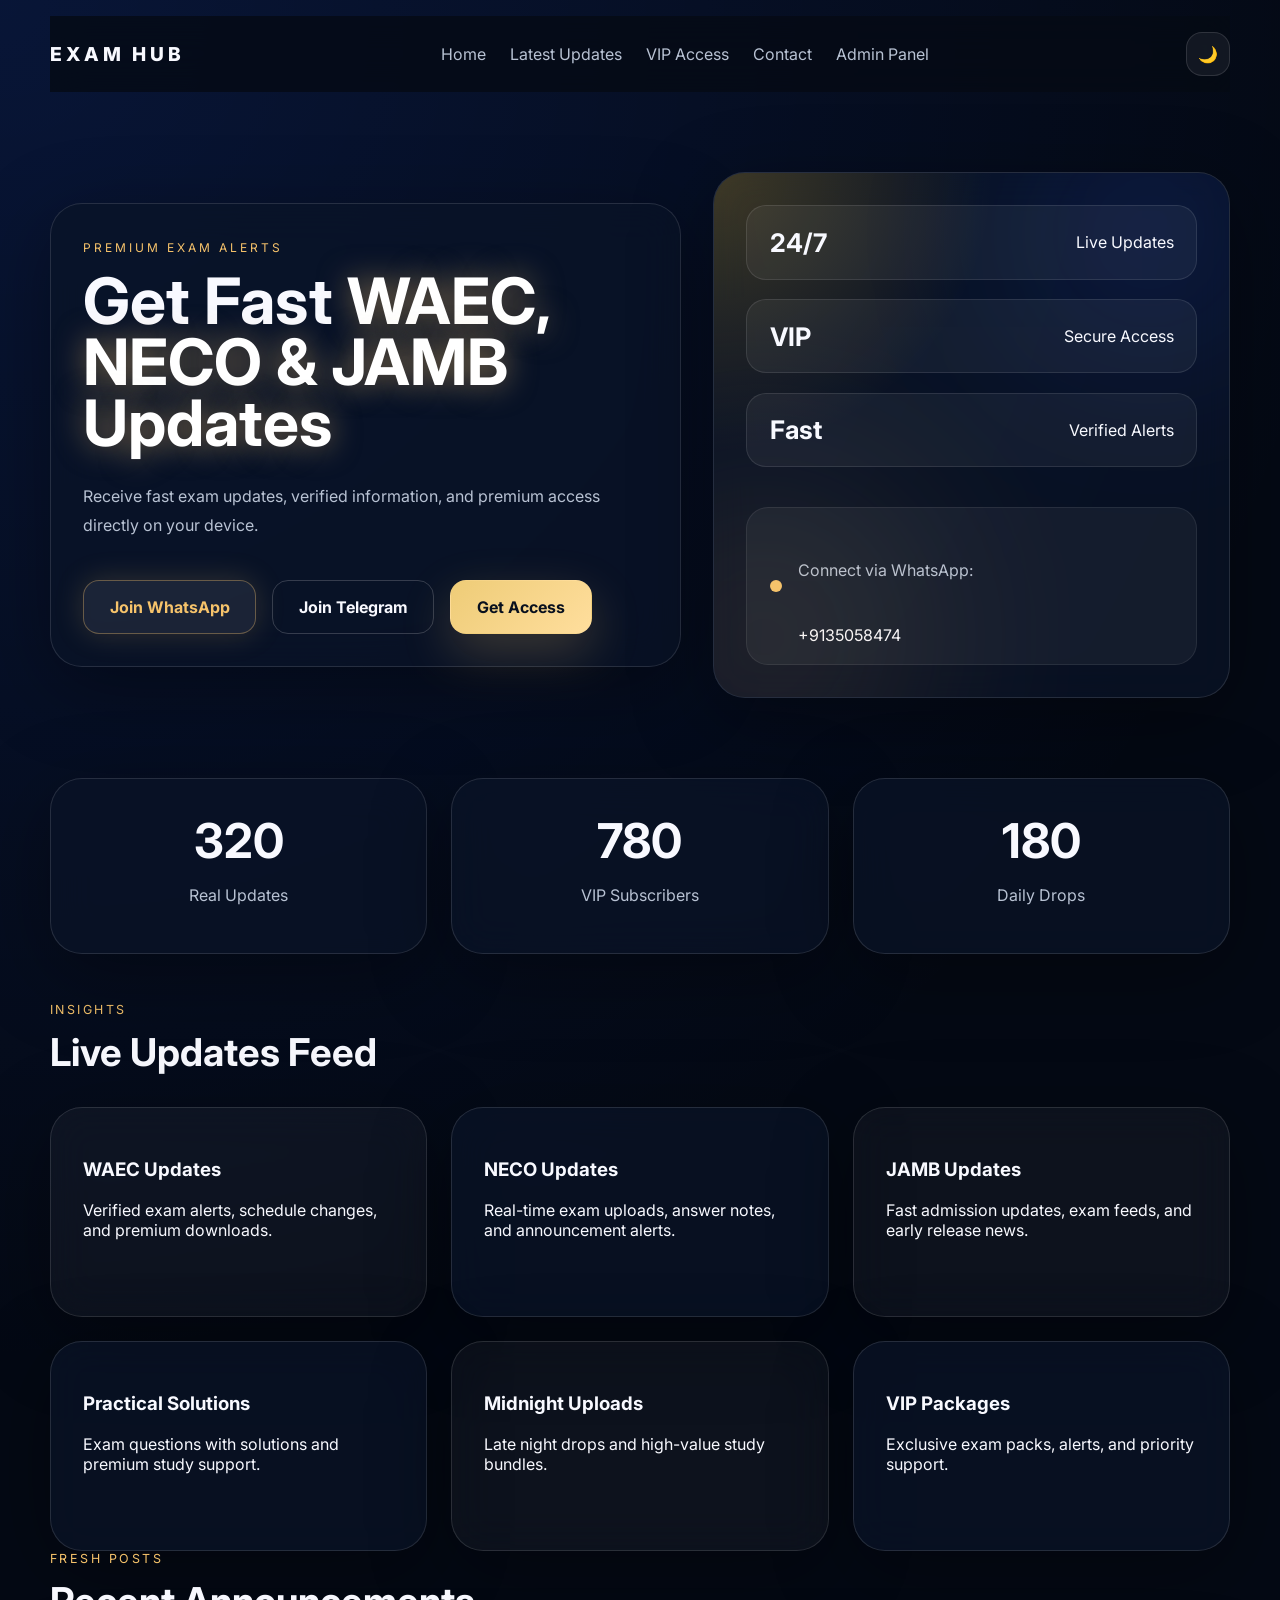
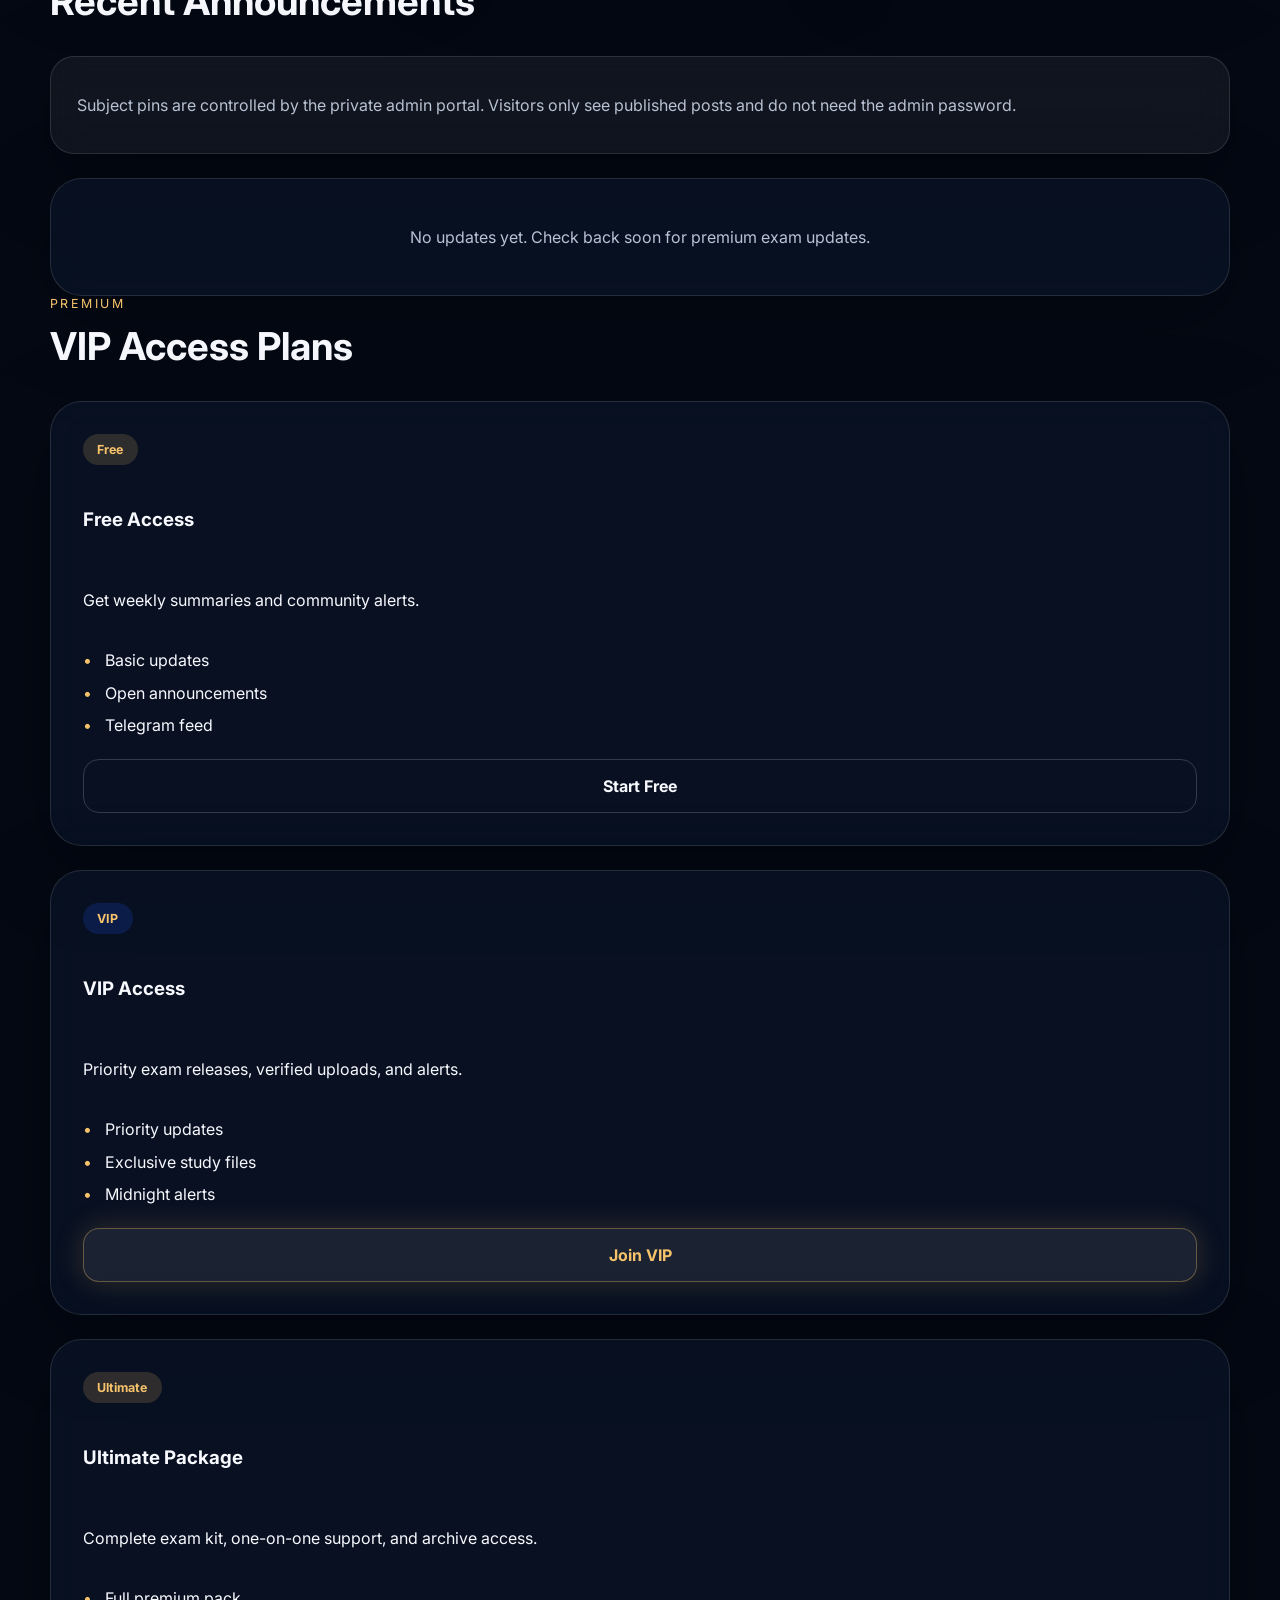
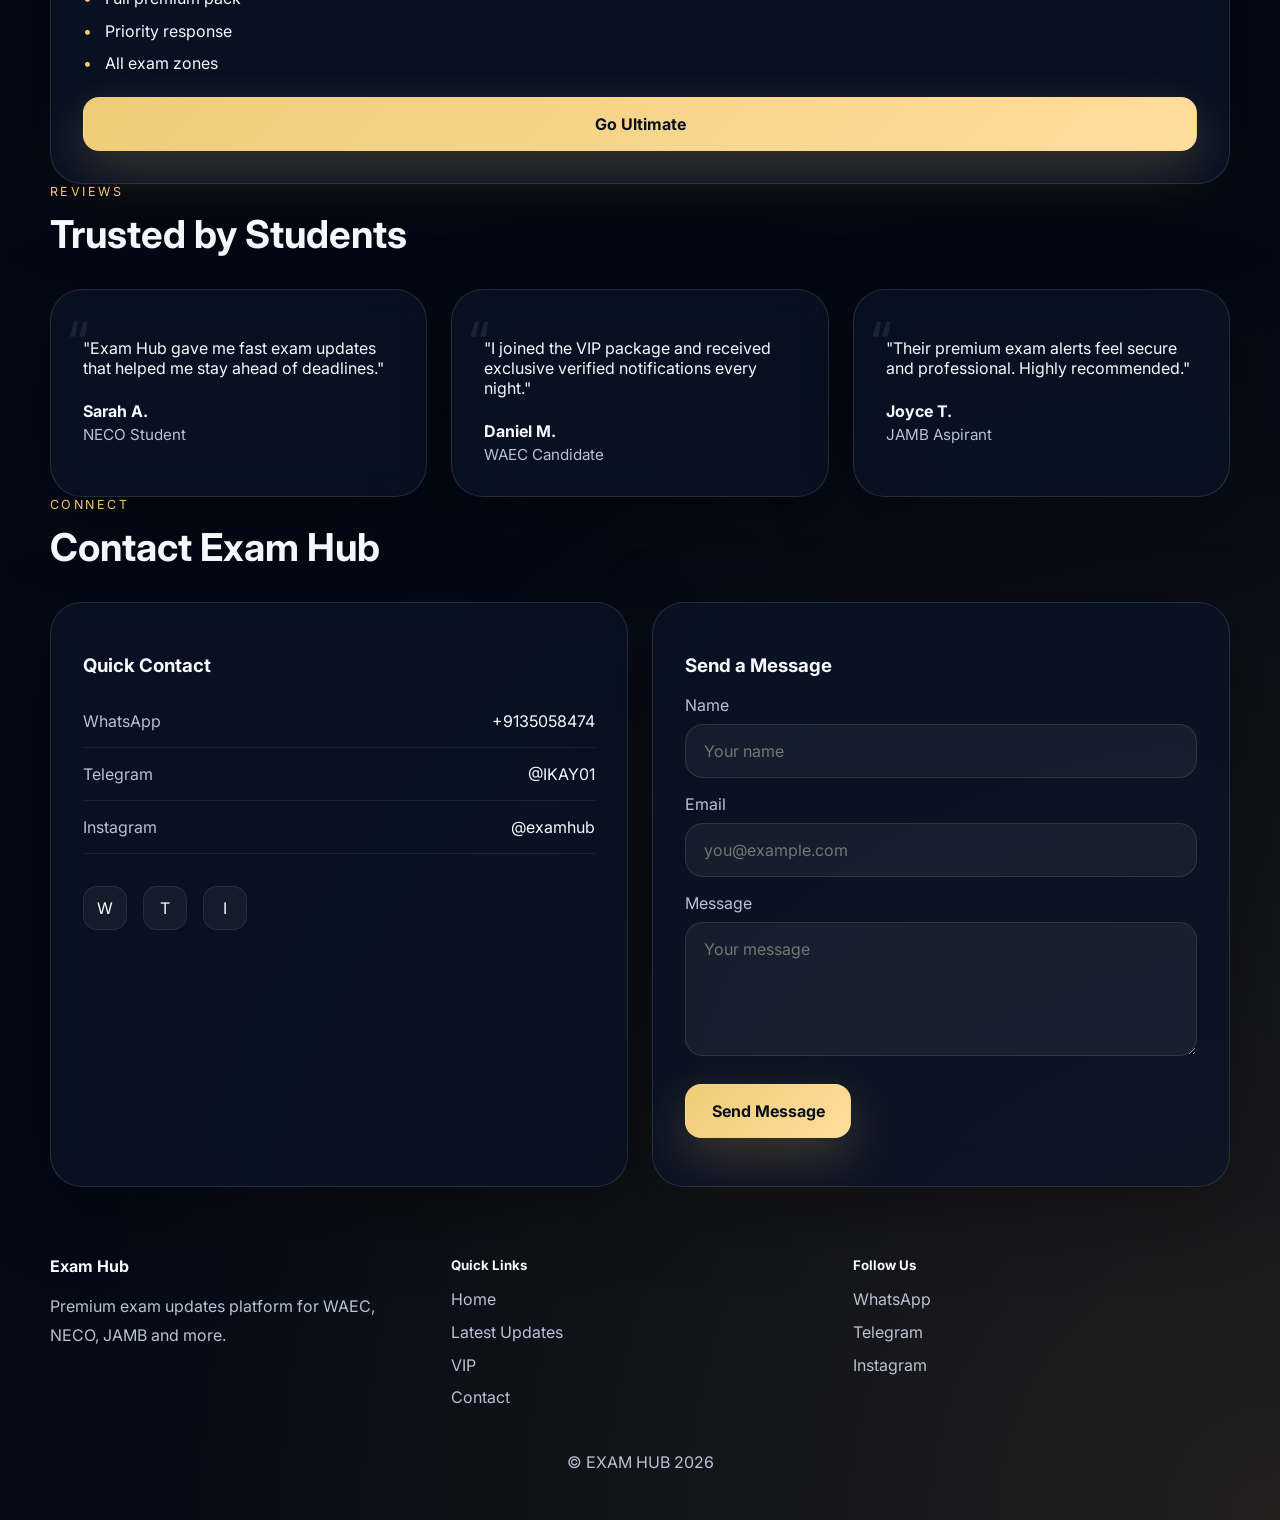
<file: index.html>
﻿<!DOCTYPE html>
<html lang="en">
<head>
  <meta charset="UTF-8" />
  <meta name="viewport" content="width=device-width, initial-scale=1.0" />
  <title>Exam Hub — Premium Exam Updates</title>
  <link rel="stylesheet" href="style.css" />
  <link rel="preconnect" href="https://fonts.googleapis.com">
  <link rel="preconnect" href="https://fonts.gstatic.com" crossorigin>
  <link href="https://fonts.googleapis.com/css2?family=Inter:wght@400;500;600;700;800&display=swap" rel="stylesheet">
</head>
<body>
  <div class="page-loader" id="pageLoader">
    <div class="loader-ring"></div>
    <p>Launching Exam Hub...</p>
  </div>

  <header class="hero-header">
    <nav class="navbar container" id="navbar">
      <a class="brand" href="#home">EXAM HUB</a>
      <div class="nav-links" id="navLinks">
        <a href="#home">Home</a>
        <a href="#updates">Latest Updates</a>
        <a href="#vip">VIP Access</a>
        <a href="#contact">Contact</a>
        <a href="admin.html" class="admin-link">Admin Panel</a>
      </div>
      <div class="nav-actions">
        <button class="mode-toggle" id="modeToggle" aria-label="Toggle theme">🌙</button>
        <button class="hamburger" id="hamburger" aria-label="Open menu">
          <span></span>
          <span></span>
          <span></span>
        </button>
      </div>
    </nav>

    <section class="hero container" id="home">
      <div class="hero-copy glass-card">
        <span class="eyebrow">Premium Exam Alerts</span>
        <h1>Get Fast <span class="glow-text"></span></h1>
        <p>Receive fast exam updates, verified information, and premium access directly on your device.</p>
        <div class="hero-buttons">
          <a class="btn btn-glow" href="https://wa.me/9135058474" target="_blank" rel="noreferrer">Join WhatsApp</a>
          <a class="btn btn-outline" href="https://t.me/IKAY01" target="_blank" rel="noreferrer">Join Telegram</a>
          <a class="btn btn-primary" href="#vip">Get Access</a>
        </div>
      </div>
      <div class="hero-panel glass-card hero-panel-right">
        <div class="hero-glow"></div>
        <div class="hero-stats">
          <div>
            <strong>24/7</strong>
            <span>Live Updates</span>
          </div>
          <div>
            <strong>VIP</strong>
            <span>Secure Access</span>
          </div>
          <div>
            <strong>Fast</strong>
            <span>Verified Alerts</span>
          </div>
        </div>
        <div class="hero-card-footer">
          <div class="indicator"></div>
          <div>
            <p>Connect via WhatsApp:</p>
            <a href="https://wa.me/9135058474" target="_blank" rel="noreferrer">+9135058474</a>
          </div>
        </div>
      </div>
    </section>
  </header>

  <main>
    <section class="stats-section container">
      <div class="counter-card glass-card reveal">
        <h3 id="counter1">0</h3>
        <p>Real Updates</p>
      </div>
      <div class="counter-card glass-card reveal">
        <h3 id="counter2">0</h3>
        <p>VIP Subscribers</p>
      </div>
      <div class="counter-card glass-card reveal">
        <h3 id="counter3">0</h3>
        <p>Daily Drops</p>
      </div>
    </section>

    <section class="live-updates container" id="updates">
      <div class="section-header reveal">
        <p>Insights</p>
        <h2>Live Updates Feed</h2>
      </div>
      <div class="updates-grid">
        <article class="update-card glass-card reveal">
          <h3>WAEC Updates</h3>
          <p>Verified exam alerts, schedule changes, and premium downloads.</p>
        </article>
        <article class="update-card glass-card reveal">
          <h3>NECO Updates</h3>
          <p>Real-time exam uploads, answer notes, and announcement alerts.</p>
        </article>
        <article class="update-card glass-card reveal">
          <h3>JAMB Updates</h3>
          <p>Fast admission updates, exam feeds, and early release news.</p>
        </article>
        <article class="update-card glass-card reveal">
          <h3>Practical Solutions</h3>
          <p>Exam questions with solutions and premium study support.</p>
        </article>
        <article class="update-card glass-card reveal">
          <h3>Midnight Uploads</h3>
          <p>Late night drops and high-value study bundles.</p>
        </article>
        <article class="update-card glass-card reveal">
          <h3>VIP Packages</h3>
          <p>Exclusive exam packs, alerts, and priority support.</p>
        </article>
      </div>
    </section>

    <section class="dynamic-posts container reveal">
      <div class="section-header">
        <p>Fresh Posts</p>
        <h2>Recent Announcements</h2>
      </div>
      <div class="pin-panel glass-card reveal">
        <p>Subject pins are controlled by the private admin portal. Visitors only see published posts and do not need the admin password.</p>
      </div>
      <div class="posts-grid" id="postGrid">
        <div class="empty-state glass-card">
          <p>No updates yet. Visit the <a href="admin.html">Admin Panel</a> to add posts.</p>
        </div>
      </div>
    </section>

    <section class="vip-section container" id="vip">
      <div class="section-header reveal">
        <p>Premium</p>
        <h2>VIP Access Plans</h2>
      </div>
      <div class="pricing-grid">
        <article class="price-card glass-card reveal">
          <span class="plan-tag">Free</span>
          <h3>Free Access</h3>
          <p>Get weekly summaries and community alerts.</p>
          <ul>
            <li>Basic updates</li>
            <li>Open announcements</li>
            <li>Telegram feed</li>
          </ul>
          <a class="btn btn-outline" href="#contact">Start Free</a>
        </article>
        <article class="price-card glass-card reveal">
          <span class="plan-tag plan-highlight">VIP</span>
          <h3>VIP Access</h3>
          <p>Priority exam releases, verified uploads, and alerts.</p>
          <ul>
            <li>Priority updates</li>
            <li>Exclusive study files</li>
            <li>Midnight alerts</li>
          </ul>
          <a class="btn btn-glow" href="https://wa.me/9135058474">Join VIP</a>
        </article>
        <article class="price-card glass-card reveal">
          <span class="plan-tag">Ultimate</span>
          <h3>Ultimate Package</h3>
          <p>Complete exam kit, one-on-one support, and archive access.</p>
          <ul>
            <li>Full premium pack</li>
            <li>Priority response</li>
            <li>All exam zones</li>
          </ul>
          <a class="btn btn-primary" href="#contact">Go Ultimate</a>
        </article>
      </div>
    </section>

    <section class="testimonials container reveal">
      <div class="section-header">
        <p>Reviews</p>
        <h2>Trusted by Students</h2>
      </div>
      <div class="testimonial-grid">
        <article class="testimonial-card glass-card">
          <p>"Exam Hub gave me fast exam updates that helped me stay ahead of deadlines."</p>
          <h4>Sarah A.</h4>
          <span>NECO Student</span>
        </article>
        <article class="testimonial-card glass-card">
          <p>"I joined the VIP package and received exclusive verified notifications every night."</p>
          <h4>Daniel M.</h4>
          <span>WAEC Candidate</span>
        </article>
        <article class="testimonial-card glass-card">
          <p>"Their premium exam alerts feel secure and professional. Highly recommended."</p>
          <h4>Joyce T.</h4>
          <span>JAMB Aspirant</span>
        </article>
      </div>
    </section>

    <section class="contact-section container" id="contact">
      <div class="section-header reveal">
        <p>Connect</p>
        <h2>Contact Exam Hub</h2>
      </div>
      <div class="contact-grid">
        <div class="contact-panel glass-card reveal">
          <h3>Quick Contact</h3>
          <div class="contact-item">
            <span>WhatsApp</span>
            <a href="https://wa.me/9135058474" target="_blank" rel="noreferrer">+9135058474</a>
          </div>
          <div class="contact-item">
            <span>Telegram</span>
            <a href="https://t.me/IKAY01" target="_blank" rel="noreferrer">@IKAY01</a>
          </div>
          <div class="contact-item">
            <span>Instagram</span>
            <a href="https://instagram.com" target="_blank" rel="noreferrer">@examhub</a>
          </div>
          <div class="social-icons">
            <a href="https://wa.me/9135058474" target="_blank" rel="noreferrer">W</a>
            <a href="https://t.me/IKAY01" target="_blank" rel="noreferrer">T</a>
            <a href="https://instagram.com" target="_blank" rel="noreferrer">I</a>
          </div>
        </div>
        <form class="contact-form glass-card reveal" id="contactForm">
          <h3>Send a Message</h3>
          <label for="name">Name</label>
          <input type="text" id="name" name="name" placeholder="Your name" required />
          <label for="email">Email</label>
          <input type="email" id="email" name="email" placeholder="you@example.com" required />
          <label for="message">Message</label>
          <textarea id="message" name="message" placeholder="Your message" rows="5" required></textarea>
          <button class="btn btn-primary" type="submit">Send Message</button>
          <p class="form-response" id="formResponse"></p>
        </form>
      </div>
    </section>
  </main>

  <footer class="footer container">
    <div class="footer-grid reveal">
      <div>
        <h4>Exam Hub</h4>
        <p>Premium exam updates platform for WAEC, NECO, JAMB and more.</p>
      </div>
      <div>
        <h5>Quick Links</h5>
        <a href="#home">Home</a>
        <a href="#updates">Latest Updates</a>
        <a href="#vip">VIP</a>
        <a href="#contact">Contact</a>
      </div>
      <div>
        <h5>Follow Us</h5>
        <a href="https://wa.me/9135058474" target="_blank" rel="noreferrer">WhatsApp</a>
        <a href="https://t.me/IKAY01" target="_blank" rel="noreferrer">Telegram</a>
        <a href="https://instagram.com" target="_blank" rel="noreferrer">Instagram</a>
      </div>
    </div>
    <p class="copyright">© EXAM HUB 2026</p>
  </footer>

  <script src="script.js"></script>
</body>
</html>
</file>
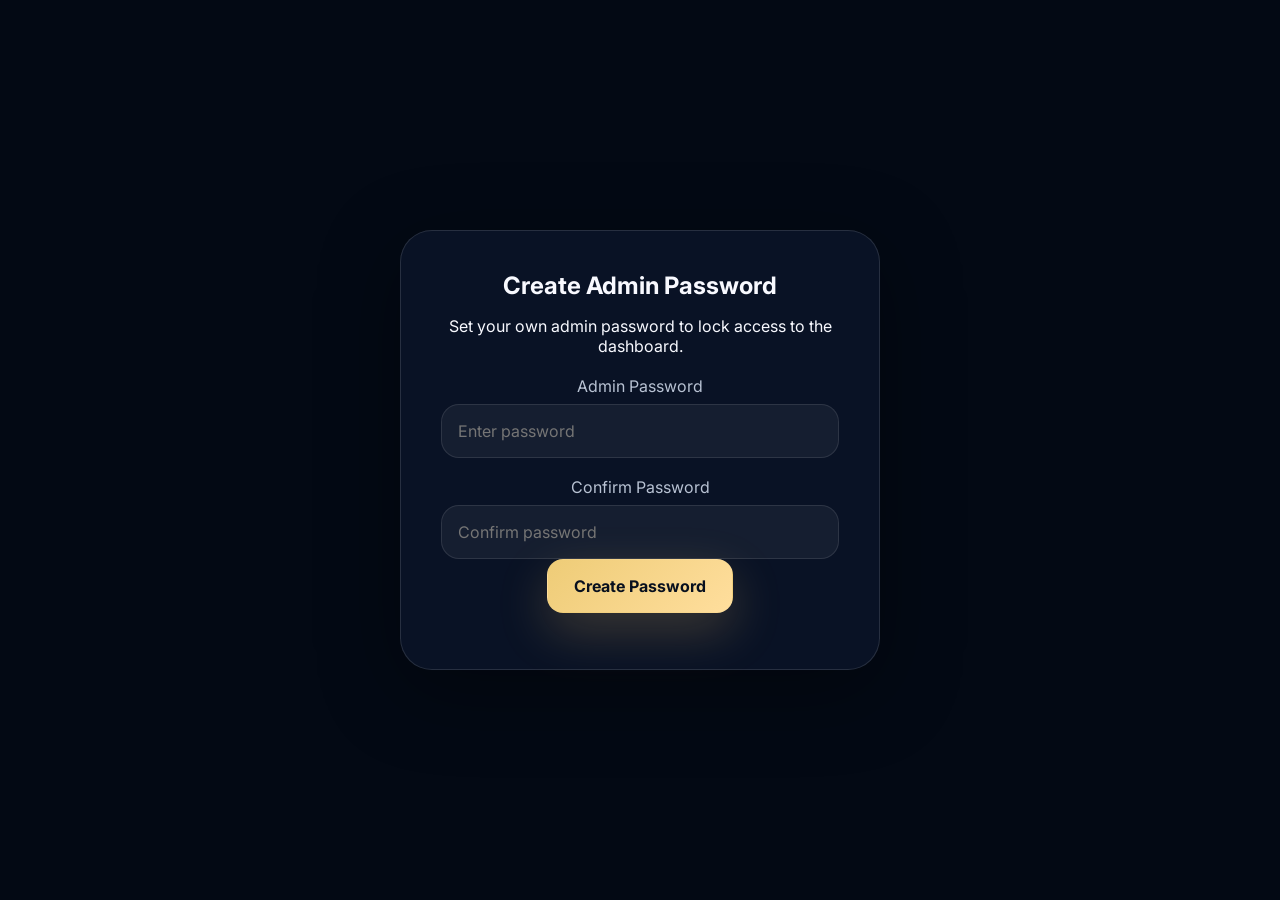
<file: admin.html>
﻿<!DOCTYPE html>
<html lang="en">
<head>
  <meta charset="UTF-8" />
  <meta name="viewport" content="width=device-width, initial-scale=1.0" />
  <title>Exam Hub Admin Panel</title>
  <link rel="stylesheet" href="style.css" />
  <link rel="preconnect" href="https://fonts.googleapis.com">
  <link rel="preconnect" href="https://fonts.gstatic.com" crossorigin>
  <link href="https://fonts.googleapis.com/css2?family=Inter:wght@400;500;600;700;800&display=swap" rel="stylesheet">
</head>
<body class="admin-page locked">
  <div class="admin-lock-screen" id="adminLockScreen">
    <div class="admin-lock-card glass-card">
      <h2 id="adminLockTitle">Admin Access Required</h2>
      <p id="adminLockMessage">Enter the secret admin password to manage posts and updates.</p>
      <form id="adminLoginForm">
        <label for="adminPassword">Admin Password</label>
        <input id="adminPassword" type="password" placeholder="Enter password" required />
        <div class="admin-confirm-group hidden" id="adminConfirmGroup">
          <label for="adminPasswordConfirm">Confirm Password</label>
          <input id="adminPasswordConfirm" type="password" placeholder="Confirm password" />
        </div>
        <button type="submit" class="btn btn-primary" id="adminLoginButton">Unlock Admin</button>
        <p class="form-response" id="adminLoginError"></p>
      </form>
    </div>
  </div>

  <div class="admin-shell" id="adminContent">
    <aside class="sidebar glass-card reveal">
      <div class="brand-block">
        <h2>EXAM HUB</h2>
        <span>Admin Panel</span>
      </div>
      <nav class="sidebar-nav">
        <a href="#dashboard" class="active">Dashboard</a>
        <a href="#upload">Upload Posts</a>
        <a href="#updates">Updates</a>
        <a href="#notifications">Notifications</a>
        <a href="#users">Users</a>
        <a href="#settings">Settings</a>
        <a id="logoutLink" href="#logout">Logout</a>
      </nav>
    </aside>

    <main class="admin-main">
      <header class="admin-header glass-card reveal">
        <div>
          <h1>Admin Dashboard</h1>
          <p>Manage posts, announcements, and premium updates securely.</p>
        </div>
        <button class="btn btn-glow" onclick="window.location='index.html'">View Site</button>
      </header>

      <section class="admin-grid container">
        <article class="admin-card glass-card reveal" id="dashboard">
          <h3>Overview</h3>
          <div class="dashboard-stats">
            <div>
              <span>Posts</span>
              <strong id="adminCount">0</strong>
            </div>
            <div>
              <span>Announcements</span>
              <strong id="announcementCount">0</strong>
            </div>
            <div>
              <span>Active Users</span>
              <strong>1,248</strong>
            </div>
          </div>
        </article>

        <article class="admin-card glass-card reveal" id="upload">
          <h3>Upload Post</h3>
          <form id="postForm" class="admin-form">
            <label for="postTitle">Title</label>
            <input id="postTitle" type="text" placeholder="Update title" required />
            <label for="postCategory">Category</label>
            <select id="postCategory">
              <option value="WAEC">WAEC</option>
              <option value="NECO">NECO</option>
              <option value="JAMB">JAMB</option>
              <option value="Practical">Practical Solutions</option>
              <option value="Midnight">Midnight Uploads</option>
              <option value="VIP">VIP Packages</option>
            </select>
            <label for="postText">Message</label>
            <textarea id="postText" rows="5" placeholder="Post content" required></textarea>
            <label for="postAnswer">Answer / Solution</label>
            <textarea id="postAnswer" rows="4" placeholder="Answer details or solution text"></textarea>
            <label for="postImage">Image URL</label>
            <input id="postImage" type="url" placeholder="Optional image URL" />
            <label for="postImageFile">Upload Photo</label>
            <input id="postImageFile" type="file" accept="image/*" />
            <button type="submit" class="btn btn-primary">Publish Update</button>
            <p class="form-response" id="adminResponse"></p>
          </form>
        </article>

        <article class="admin-card glass-card reveal" id="subject-pins">
          <h3>Subject Pin Access</h3>
          <form id="pinForm" class="admin-form">
            <label for="pinWaec">WAEC PIN</label>
            <input id="pinWaec" type="text" placeholder="Enter WAEC pin" />
            <label for="pinNeco">NECO PIN</label>
            <input id="pinNeco" type="text" placeholder="Enter NECO pin" />
            <label for="pinJamb">JAMB PIN</label>
            <input id="pinJamb" type="text" placeholder="Enter JAMB pin" />
            <label for="pinPremium">Premium PIN</label>
            <input id="pinPremium" type="text" placeholder="Enter Premium pin for all answer posts" />
            <button type="submit" class="btn btn-glow">Save Pins</button>
            <p class="form-response" id="pinResponse"></p>
          </form>
        </article>

        <article class="admin-card glass-card reveal" id="updates">
          <div class="admin-card-header">
            <h3>Manage Updates</h3>
            <span>Click edit to modify or remove posts.</span>
          </div>
          <div class="posts-panel" id="adminPosts"></div>
        </article>

        <article class="admin-card glass-card reveal" id="notifications">
          <h3>Latest Notifications</h3>
          <ul class="admin-notifications">
            <li>System secure: 2FA ready.</li>
            <li>New VIP plan template added.</li>
            <li>Post sync active between admin and homepage.</li>
          </ul>
        </article>

        <article class="admin-card glass-card reveal" id="users">
          <h3>User Activity</h3>
          <ul class="admin-users">
            <li>Active subscribers: 1,248</li>
            <li>Monthly VIP signups: 78</li>
            <li>Message responses: 96%</li>
          </ul>
        </article>

        <article class="admin-card glass-card reveal" id="settings">
          <h3>Panel Settings</h3>
          <p>Use the theme toggle on the main site and maintain secure content management.</p>
        </article>
      </section>
    </main>
  </div>

  <script src="script.js"></script>
</body>
</html>
</file>
<file: style.css>
﻿:root {
  --bg: #040914;
  --surface: rgba(10, 20, 40, 0.72);
  --surface-strong: rgba(9, 16, 35, 0.92);
  --text: #f8f9ff;
  --muted: #b8c2d3;
  --gold: #f6c36b;
  --blue: #1f5cff;
  --shadow: 0 20px 80px rgba(0, 0, 0, 0.35);
  --border: rgba(255, 255, 255, 0.12);
}

* {
  box-sizing: border-box;
}

html {
  scroll-behavior: smooth;
}

body {
  margin: 0;
  min-height: 100%;
  font-family: 'Inter', sans-serif;
  color: var(--text);
  background: radial-gradient(circle at top left, rgba(31, 92, 255, 0.15), transparent 28%),
              radial-gradient(circle at bottom right, rgba(246, 195, 107, 0.12), transparent 25%),
              var(--bg);
  overflow-x: hidden;
}

button,
input,
textarea,
select {
  font: inherit;
}

button {
  cursor: pointer;
}

a {
  color: inherit;
  text-decoration: none;
}

.container {
  width: min(1180px, calc(100% - 2rem));
  margin-inline: auto;
}

.page-loader {
  position: fixed;
  inset: 0;
  display: grid;
  place-items: center;
  background: rgba(4, 9, 20, 0.95);
  z-index: 999;
  gap: 1rem;
  color: var(--text);
  text-align: center;
}

.loader-ring {
  width: 68px;
  height: 68px;
  border: 6px solid rgba(255,255,255,0.12);
  border-top-color: var(--gold);
  border-radius: 50%;
  animation: spin 1s linear infinite;
}

@keyframes spin {
  to { transform: rotate(360deg); }
}

.navbar {
  position: sticky;
  top: 0;
  z-index: 20;
  display: flex;
  align-items: center;
  justify-content: space-between;
  gap: 1rem;
  padding: 1rem 0;
  background: rgba(5, 10, 20, 0.8);
  backdrop-filter: blur(18px);
}

.brand {
  font-size: 1.2rem;
  font-weight: 800;
  letter-spacing: 0.2em;
}

.nav-links {
  display: flex;
  gap: 1.5rem;
  align-items: center;
}

.nav-links a {
  color: var(--muted);
  transition: color 0.2s ease;
}

.nav-links a:hover,
.nav-links a.active {
  color: var(--gold);
}

.nav-actions {
  display: flex;
  gap: 1rem;
  align-items: center;
}

.hamburger {
  display: none;
  width: 44px;
  height: 44px;
  border: 1px solid var(--border);
  background: rgba(255,255,255,0.03);
  border-radius: 16px;
  padding: 0.8rem;
}

.hamburger span {
  display: block;
  height: 2px;
  background: var(--text);
  margin: 6px 0;
  border-radius: 999px;
}

.mode-toggle {
  width: 44px;
  height: 44px;
  border: 1px solid var(--border);
  border-radius: 16px;
  background: rgba(255,255,255,0.06);
  color: var(--text);
}

.hero-header {
  padding-top: 1rem;
}

.hero {
  display: grid;
  grid-template-columns: 1.1fr 0.9fr;
  align-items: center;
  gap: 2rem;
  padding: 5rem 0 8rem;
}

.hero-copy {
  max-width: 640px;
}

.eyebrow {
  display: inline-flex;
  margin-bottom: 1rem;
  color: var(--gold);
  text-transform: uppercase;
  letter-spacing: 0.25em;
  font-size: 0.75rem;
}

.hero h1 {
  font-size: clamp(3rem, 5vw, 4.6rem);
  margin: 0;
  line-height: 0.95;
}

.glow-text {
  position: relative;
  color: #fff;
  text-shadow: 0 0 30px rgba(246, 195, 107, 0.5);
}

.hero p {
  max-width: 580px;
  margin: 1.8rem 0 2.5rem;
  color: var(--muted);
  font-size: 1rem;
  line-height: 1.8;
}

.hero-buttons {
  display: flex;
  flex-wrap: wrap;
  gap: 1rem;
}

.btn {
  display: inline-flex;
  align-items: center;
  justify-content: center;
  padding: 1rem 1.6rem;
  border-radius: 16px;
  font-weight: 700;
  transition: transform 0.25s ease, box-shadow 0.25s ease, background 0.25s ease;
  border: 1px solid transparent;
}

.btn:hover {
  transform: translateY(-2px);
}

.btn-primary {
  background: linear-gradient(135deg, #eecc77, #ffde9d);
  color: #08101e;
  box-shadow: 0 18px 50px rgba(246, 195, 107, 0.22);
}

.btn-glow {
  background: rgba(255,255,255,0.08);
  border: 1px solid rgba(246,195,107,0.35);
  color: var(--gold);
  box-shadow: 0 0 30px rgba(246, 195, 107, 0.18);
}

.btn-outline {
  background: transparent;
  color: var(--text);
  border: 1px solid rgba(255,255,255,0.18);
}

.glass-card {
  background: var(--surface);
  border: 1px solid var(--border);
  border-radius: 32px;
  box-shadow: var(--shadow);
  backdrop-filter: blur(20px);
  padding: 2rem;
}

.hero-panel {
  position: relative;
  min-height: 460px;
  overflow: hidden;
}

.hero-panel::before,
.hero-panel::after {
  content: '';
  position: absolute;
  border-radius: 50%;
  filter: blur(100px);
  opacity: 0.75;
}

.hero-panel::before {
  width: 240px;
  height: 240px;
  top: -60px;
  right: -40px;
  background: rgba(31,92,255,0.26);
}

.hero-panel::after {
  width: 320px;
  height: 320px;
  bottom: -100px;
  left: -110px;
  background: rgba(246,195,107,0.16);
}

.hero-glow {
  position: absolute;
  inset: 0;
  background: radial-gradient(circle at top left, rgba(255, 199, 42, 0.22), transparent 38%);
}

.hero-stats {
  position: relative;
  z-index: 1;
  display: grid;
  gap: 1.2rem;
}

.hero-stats div {
  display: flex;
  justify-content: space-between;
  align-items: center;
  padding: 1.3rem 1.4rem;
  background: rgba(255,255,255,0.05);
  border: 1px solid rgba(255,255,255,0.1);
  border-radius: 20px;
}

.hero-stats strong {
  font-size: 1.6rem;
}

.hero-card-footer {
  margin-top: 2.5rem;
  display: flex;
  align-items: center;
  gap: 1rem;
  padding: 1.2rem 1.4rem;
  background: rgba(255,255,255,0.05);
  border-radius: 22px;
  border: 1px solid rgba(255,255,255,0.08);
}

.indicator {
  width: 12px;
  height: 12px;
  background: var(--gold);
  border-radius: 999px;
}

.stats-section {
  display: grid;
  grid-template-columns: repeat(3, minmax(180px, 1fr));
  gap: 1.5rem;
  margin-top: -3rem;
  padding-bottom: 3rem;
  z-index: 1;
  position: relative;
}

.counter-card {
  text-align: center;
  padding: 2rem;
}

.counter-card h3 {
  font-size: 3rem;
  margin: 0;
}

.counter-card p {
  margin-top: 0.9rem;
  color: var(--muted);
}

.section-header {
  margin-bottom: 2rem;
}

.section-header p {
  margin: 0 0 0.75rem;
  color: var(--gold);
  text-transform: uppercase;
  letter-spacing: 0.2em;
  font-size: 0.78rem;
}

.section-header h2 {
  margin: 0;
  font-size: clamp(2rem, 3vw, 3rem);
}

.updates-grid,
.pricing-grid,
.testimonial-grid,
.contact-grid {
  display: grid;
  gap: 1.5rem;
}

.updates-grid {
  grid-template-columns: repeat(3, minmax(220px, 1fr));
}

.update-card {
  padding: 2rem;
  min-height: 210px;
}

.update-card:nth-child(odd) {
  background: rgba(255,255,255,0.04);
}

.dynamic-posts .posts-grid {
  display: grid;
  gap: 1.5rem;
}

.posts-grid .empty-state {
  text-align: center;
  color: var(--muted);
}

.pin-panel {
  padding: 1.4rem 1.6rem;
  margin-bottom: 1.5rem;
  border-radius: 24px;
  background: rgba(255,255,255,0.05);
  color: var(--muted);
}

.posts-grid .post-item {
  display: grid;
  gap: 1rem;
  padding: 1.75rem;
  border-radius: 28px;
  background: rgba(255,255,255,0.04);
  border: 1px solid rgba(255,255,255,0.1);
}

.posts-grid .post-item h4 {
  margin: 0;
}

.post-meta {
  display: flex;
  justify-content: space-between;
  gap: 0.75rem;
  font-size: 0.95rem;
  color: var(--gold);
}

.post-answer {
  padding: 1.3rem 1.4rem;
  background: rgba(246,195,107,0.08);
  border-radius: 22px;
  color: var(--text);
}

.post-image {
  width: 100%;
  border-radius: 20px;
  object-fit: cover;
  max-height: 320px;
}

.unlock-button {
  display: inline-flex;
  padding: 0.9rem 1.2rem;
  border-radius: 16px;
  border: 1px solid rgba(246,195,107,0.4);
  background: rgba(255,255,255,0.08);
  color: var(--gold);
  cursor: pointer;
  font-weight: 700;
}

.locked-banner {
  display: inline-flex;
  align-items: center;
  padding: 0.7rem 1rem;
  border-radius: 18px;
  background: rgba(255,255,255,0.06);
  color: var(--gold);
  font-size: 0.9rem;
}

.price-card {
  padding: 2rem;
  display: flex;
  flex-direction: column;
  gap: 1.5rem;
}

.plan-tag {
  display: inline-flex;
  align-items: center;
  justify-content: center;
  width: fit-content;
  padding: 0.5rem 0.9rem;
  border-radius: 999px;
  background: rgba(246,195,107,0.16);
  color: var(--gold);
  font-size: 0.78rem;
  font-weight: 700;
}

.plan-highlight {
  background: rgba(31, 92, 255, 0.18);
}

.price-card ul {
  list-style: none;
  padding: 0;
  margin: 0;
  display: grid;
  gap: 0.8rem;
}

.price-card li::before {
  content: '•';
  margin-right: 0.8rem;
  color: var(--gold);
}

.testimonial-grid {
  grid-template-columns: repeat(3, minmax(240px, 1fr));
}

.testimonial-card {
  padding: 2rem;
  position: relative;
}

.testimonial-card::before {
  content: '“';
  position: absolute;
  top: 1rem;
  left: 1rem;
  font-size: 4rem;
  opacity: 0.08;
}

.testimonial-card h4 {
  margin: 1.4rem 0 0.2rem;
}

.testimonial-card span {
  color: var(--muted);
  font-size: 0.95rem;
}

.contact-grid {
  grid-template-columns: 1fr 1fr;
}

.contact-panel,
.contact-form {
  min-height: 360px;
}

.contact-item {
  display: flex;
  justify-content: space-between;
  align-items: center;
  padding: 1rem 0;
  border-bottom: 1px solid rgba(255,255,255,0.08);
}

.contact-item span {
  color: var(--muted);
}

.social-icons {
  margin-top: 2rem;
  display: flex;
  gap: 1rem;
}

.social-icons a {
  width: 44px;
  height: 44px;
  display: grid;
  place-items: center;
  border-radius: 14px;
  background: rgba(255,255,255,0.05);
  border: 1px solid rgba(255,255,255,0.08);
}

.contact-form label,
.admin-form label {
  display: block;
  margin-top: 1rem;
  margin-bottom: 0.55rem;
  color: var(--muted);
}

.contact-form input,
.contact-form textarea,
.admin-form input,
.admin-form textarea,
.admin-form select {
  width: 100%;
  padding: 1rem 1.1rem;
  border-radius: 18px;
  border: 1px solid rgba(255,255,255,0.1);
  background: rgba(255,255,255,0.05);
  color: var(--text);
  outline: none;
}

.contact-form button,
.admin-form button {
  margin-top: 1.5rem;
}

.form-response {
  margin-top: 1rem;
  color: var(--gold);
}

.footer {
  padding: 3rem 0 2rem;
}

.footer-grid {
  display: grid;
  grid-template-columns: repeat(3, minmax(220px, 1fr));
  gap: 1.5rem;
}

.footer-grid h4,
.footer-grid h5 {
  margin-bottom: 1rem;
}

.footer-grid a {
  display: block;
  margin-bottom: 0.8rem;
  color: var(--muted);
}

.footer-grid p {
  color: var(--muted);
  line-height: 1.8;
}

.footer .copyright {
  margin-top: 2rem;
  color: var(--muted);
  text-align: center;
}

.admin-page {
  background: radial-gradient(circle at top, rgba(31, 92, 255, 0.14), transparent 20%),
              radial-gradient(circle at bottom, rgba(246, 195, 107, 0.12), transparent 20%),
              #050a18;
}

.admin-lock-screen {
  position: fixed;
  inset: 0;
  display: grid;
  place-items: center;
  background: rgba(4, 9, 20, 0.92);
  z-index: 50;
}

.admin-lock-card {
  width: min(480px, calc(100% - 2rem));
  padding: 2.5rem;
  border-radius: 32px;
  text-align: center;
  background: rgba(10, 20, 40, 0.92);
  border: 1px solid rgba(255,255,255,0.12);
}

.admin-lock-card h2 {
  margin: 0 0 1rem;
}

.admin-lock-card label {
  display: block;
  margin-top: 1.2rem;
  margin-bottom: 0.5rem;
  color: var(--muted);
}

.hidden {
  display: none;
}

.admin-confirm-group {
  margin-top: 1rem;
}

.admin-lock-card input {
  width: 100%;
  padding: 1rem;
  border-radius: 18px;
  border: 1px solid rgba(255,255,255,0.1);
  background: rgba(255,255,255,0.05);
  color: var(--text);
}

.admin-lock-card .form-response {
  margin-top: 1rem;
  color: #ff8c4b;
}

#adminContent {
  display: none;
}

.admin-page.locked #adminContent,
.admin-page.locked .admin-shell {
  display: none !important;
}

.admin-shell {
  display: grid;
  grid-template-columns: 280px minmax(0, 1fr);
  min-height: 100vh;
}

.sidebar {
  position: sticky;
  top: 0;
  align-self: stretch;
  padding: 2rem 1.5rem;
  gap: 2rem;
  display: flex;
  flex-direction: column;
}

.brand-block h2 {
  margin: 0;
  font-size: 1.6rem;
}

.brand-block span {
  color: var(--muted);
  font-size: 0.9rem;
}

.sidebar-nav {
  display: grid;
  gap: 0.8rem;
}

.sidebar-nav a {
  display: inline-flex;
  align-items: center;
  padding: 0.95rem 1rem;
  border-radius: 18px;
  color: var(--text);
  background: rgba(255,255,255,0.02);
}

.sidebar-nav a.active,
.sidebar-nav a:hover {
  background: rgba(246,195,107,0.14);
  color: var(--gold);
}

.admin-main {
  padding: 2rem 2rem 4rem;
}

.admin-header {
  display: flex;
  align-items: center;
  justify-content: space-between;
  gap: 1.5rem;
  margin-bottom: 2rem;
}

.admin-grid {
  display: grid;
  grid-template-columns: repeat(2, minmax(280px, 1fr));
  gap: 1.5rem;
}

.admin-card {
  padding: 2rem;
}

.dashboard-stats {
  display: grid;
  gap: 1rem;
}

.dashboard-stats div {
  padding: 1.4rem 1.2rem;
  background: rgba(255,255,255,0.05);
  border-radius: 20px;
  display: flex;
  justify-content: space-between;
  align-items: center;
}

.admin-card-header {
  display: flex;
  justify-content: space-between;
  align-items: center;
  gap: 1rem;
  margin-bottom: 1rem;
}

.posts-panel {
  display: grid;
  gap: 1rem;
  max-height: 520px;
  overflow: auto;
}

.post-admin-item {
  padding: 1.3rem;
  border-radius: 24px;
  background: rgba(255,255,255,0.03);
  border: 1px solid rgba(255,255,255,0.08);
}

.post-admin-item h4 {
  margin: 0 0 0.65rem;
}

.post-admin-meta {
  display: flex;
  justify-content: space-between;
  gap: 0.75rem;
  font-size: 0.9rem;
  color: var(--muted);
}

.post-admin-actions {
  margin-top: 1rem;
  display: flex;
  gap: 0.75rem;
  flex-wrap: wrap;
}

.post-admin-actions button {
  padding: 0.9rem 1rem;
  border: none;
  border-radius: 14px;
  cursor: pointer;
  font-weight: 700;
}

.post-admin-actions .edit-btn {
  background: rgba(31, 92, 255, 0.18);
  color: var(--text);
}

.post-admin-actions .delete-btn {
  background: rgba(246, 195, 107, 0.18);
  color: var(--gold);
}

.admin-notifications,
.admin-users {
  list-style: none;
  padding: 0;
  margin: 0;
  display: grid;
  gap: 0.9rem;
}

.admin-notifications li,
.admin-users li {
  padding: 1rem 1.1rem;
  border-radius: 18px;
  background: rgba(255,255,255,0.03);
}

.reveal {
  opacity: 0;
  transform: translateY(24px);
  transition: opacity 0.8s ease, transform 0.8s ease;
}

.reveal.visible {
  opacity: 1;
  transform: translateY(0);
}

@media (max-width: 980px), (orientation: landscape) and (max-width: 980px) {
  .hero,
  .admin-shell {
    grid-template-columns: 1fr;
  }

  .hero {
    padding-top: 2.5rem;
  }

  .hero-copy,
  .hero-panel {
    padding: 1.6rem;
  }

  .hero-buttons {
    flex-direction: column;
    align-items: stretch;
  }

  .hero-buttons .btn {
    width: 100%;
  }

  .hero h1 {
    font-size: clamp(2.5rem, 5vw, 3.4rem);
  }

  .stats-section,
  .updates-grid,
  .testimonial-grid,
  .contact-grid,
  .pricing-grid,
  .admin-grid {
    grid-template-columns: 1fr;
  }

  .contact-grid {
    grid-template-columns: 1fr;
  }

  .navbar {
    flex-wrap: wrap;
  }

  .hamburger {
    display: inline-flex;
  }

  .nav-links {
    position: fixed;
    inset: 72px 0 auto;
    background: rgba(4, 9, 20, 0.96);
    flex-direction: column;
    align-items: stretch;
    gap: 0;
    padding: 1rem 1.5rem;
    transform: translateY(-120%);
    opacity: 0;
    transition: transform 0.3s ease, opacity 0.3s ease;
    border-bottom-left-radius: 24px;
    border-bottom-right-radius: 24px;
  }

  .nav-links.open {
    transform: translateY(0);
    opacity: 1;
  }

  .nav-links a {
    padding: 1rem 0;
    border-bottom: 1px solid rgba(255,255,255,0.08);
  }

  .hero-panel {
    min-height: 360px;
  }

  .page-loader {
    align-items: center;
  }
}

@media (max-width: 640px) {
  .hero {
    padding-top: 3rem;
  }

  .hero-panel,
  .hero-copy {
    padding: 1.6rem;
  }

  .hero-buttons {
    flex-direction: column;
    align-items: stretch;
  }

  .hero-buttons .btn {
    width: 100%;
  }

  .updates-grid,
  .pricing-grid,
  .testimonial-grid,
  .contact-grid,
  .stats-section {
    gap: 1rem;
  }

  .navbar {
    padding: 1rem;
  }

  .nav-links a {
    padding: 1rem 0;
    font-size: 1rem;
  }

  .hero-panel {
    min-height: auto;
  }

  .page-loader {
    padding: 2rem;
  }

  .sidebar {
    position: fixed;
    inset: 0 auto auto 0;
    width: 100%;
    max-width: 100%;
    min-height: auto;
    padding: 1.5rem;
  }

  .admin-shell {
    grid-template-columns: 1fr;
  }

  .admin-main {
    padding-top: 22rem;
  }

  .nav-actions {
    order: 1;
  }
}

img,
video,
iframe {
  max-width: 100%;
  height: auto;
}

a {
  word-break: break-word;
}

body.light {
  --bg: #f5f7ff;
  --surface: rgba(255, 255, 255, 0.8);
  --surface-strong: rgba(255,255,255,0.96);
  --text: #0d1730;
  --muted: #5a6474;
  --shadow: 0 18px 60px rgba(0, 0, 0, 0.12);
}

body.light {
  background: radial-gradient(circle at top left, rgba(31, 92, 255, 0.08), transparent 20%),
              radial-gradient(circle at bottom right, rgba(246, 195, 107, 0.08), transparent 18%),
              #f5f7ff;
}

body.light .navbar,
body.light .glass-card,
body.light .admin-page .sidebar {
  background: rgba(255,255,255,0.8);
}

body.light .nav-links a:hover,
body.light .nav-links a.active,
body.light .plan-tag,
body.light .post-admin-actions .delete-btn,
body.light .post-admin-actions .edit-btn {
  color: #1c2a52;
}

body.light .btn-outline {
  border-color: rgba(13, 23, 48, 0.08);
}

body.light .btn-primary {
  color: #08101e;
}

body.light .hero h1,
body.light .hero p,
body.light .footer-grid a {
  color: #0d1730;
}

body.light .contact-form input,
body.light .contact-form textarea,
body.light .admin-form input,
body.light .admin-form textarea,
body.light .admin-form select {
  background: rgba(255,255,255,0.92);
}

body.light .contact-panel,
body.light .update-card,
body.light .testimonial-card,
body.light .price-card,
body.light .counter-card,
body.light .footer-grid,
body.light .post-admin-item,
body.light .admin-card,
body.light .dashboard-stats div {
  background: rgba(255,255,255,0.86);
}

body.light .admin-page {
  background: radial-gradient(circle at top, rgba(31, 92, 255, 0.08), transparent 20%),
              radial-gradient(circle at bottom, rgba(246, 195, 107, 0.08), transparent 20%),
              #eef2ff;
}
</file>
